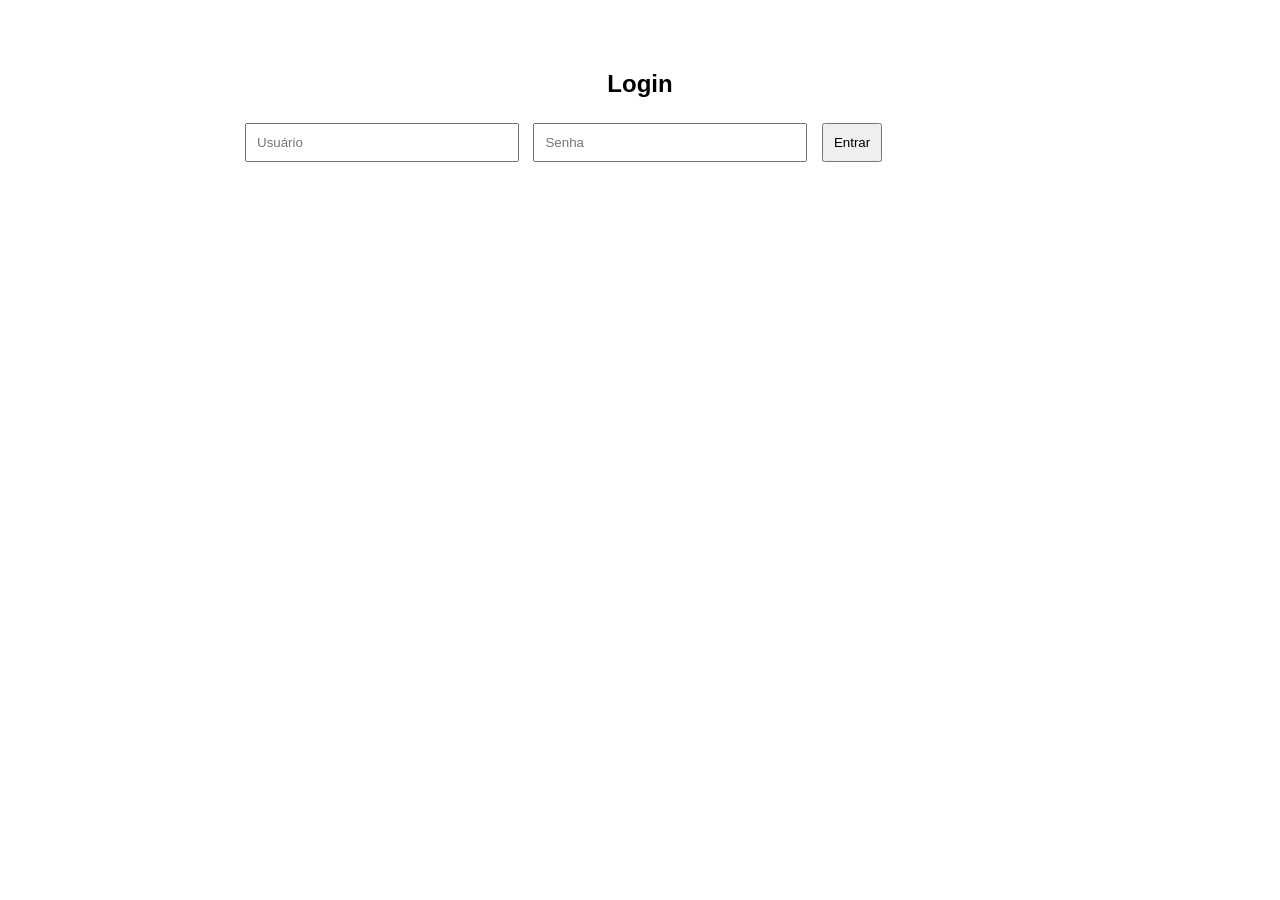
<file: CHAT GPT/index.html>
<!DOCTYPE html>
<html lang="pt-BR">
<head>
    <meta charset="UTF-8">
    <meta name="viewport" content="width=device-width, initial-scale=1.0">
    <title>Lista de Jogos Favoritos</title>
    <link rel="stylesheet" href="style.css">
</head>
<body>

    <div id="login-container">
        <h2>Login</h2>

        <input type="text" id="usuario" placeholder="Usuário">
        <input type="password" id="senha" placeholder="Senha">

        <button onclick="fazerLogin()">Entrar</button>

        <p id="erro-login"></p>
    </div>

    <div id="app-container" style="display:none;">
        <h1>Meus Jogos Favoritos</h1>

        <input type="text" id="novoJogo" placeholder="Digite um jogo">
        <button onclick="adicionarFim()">Adicionar no Final</button>
        <button onclick="adicionarInicio()">Adicionar no Início</button>

        <p id="erro-item"></p>

        <ul id="listaJogos"></ul>
    </div>

    <script src="script.js"></script>
</body>
</html>
</file>
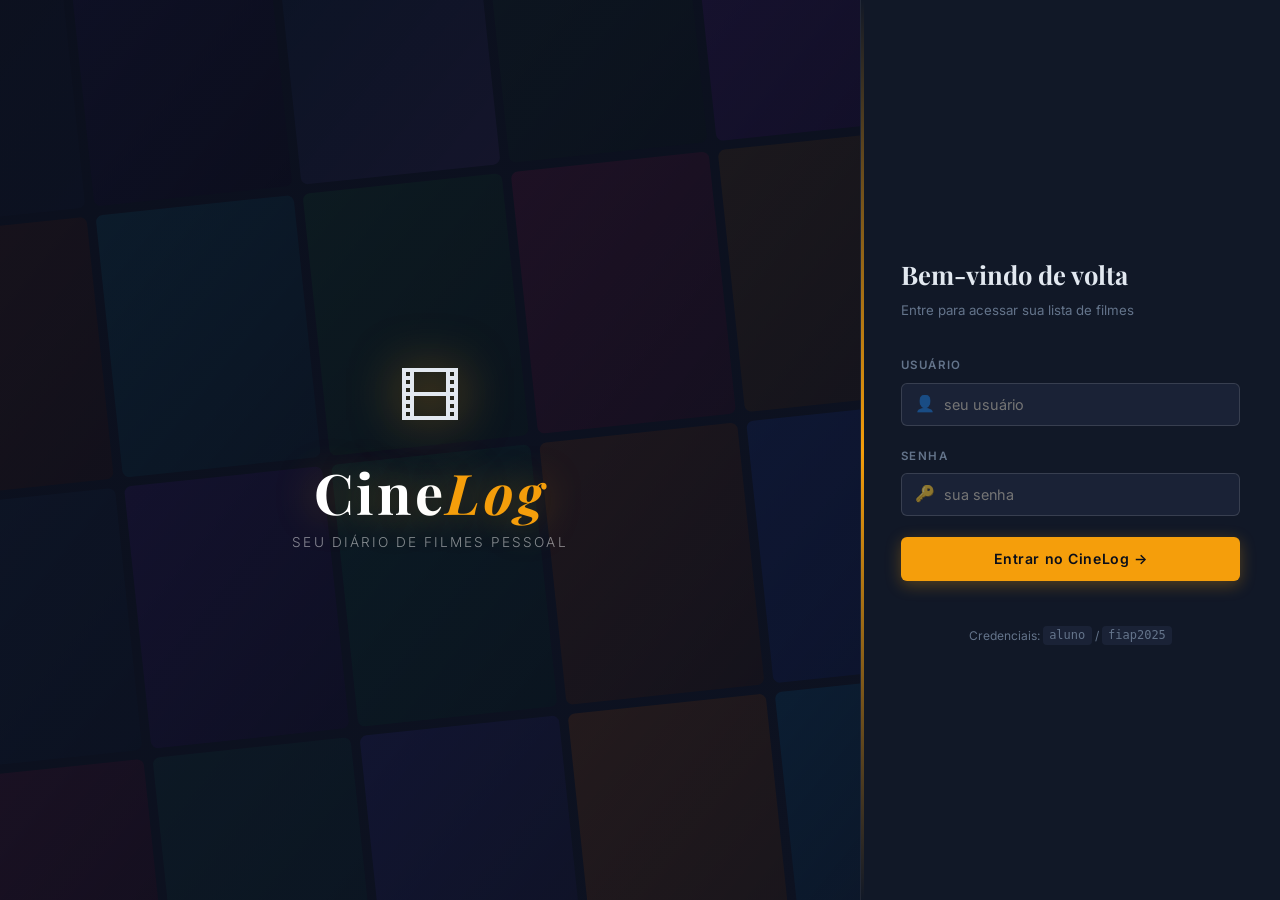
<file: CLAUDE/index.html>
<!DOCTYPE html>
<html lang="pt-BR">
<head>
<meta charset="UTF-8"/>
<meta name="viewport" content="width=device-width, initial-scale=1.0"/>
<title>CineLog</title>
<link rel="preconnect" href="https://fonts.googleapis.com"/>
<link rel="preconnect" href="https://fonts.gstatic.com" crossorigin/>
<link rel="stylesheet" href="style.css">
<link href="https://fonts.googleapis.com/css2?family=Playfair+Display:ital,wght@0,400;0,700;1,400&family=Inter:wght@300;400;500;600&display=swap" rel="stylesheet"/>
</head>
<body>

<!-- LOGIN PAGE -->
<div class="page active" id="page-login">
  <div class="login-visual">
    <div class="poster-grid" id="poster-grid"></div>
    <div class="login-brand">
      <span class="reel">🎞</span>
      <h1>Cine<em>Log</em></h1>
      <p>Seu diário de filmes pessoal</p>
    </div>
  </div>

  <div class="login-panel">
    <div class="login-panel-title">Bem-vindo de volta</div>
    <div class="login-panel-sub">Entre para acessar sua lista de filmes</div>
    <div class="msg" id="msg-login"></div>

    <div class="field">
      <label for="input-user">Usuário</label>
      <div class="input-wrap">
        <span class="input-icon">👤</span>
        <input type="text" id="input-user" placeholder="seu usuário" autocomplete="username"/>
      </div>
    </div>

    <div class="field">
      <label for="input-pass">Senha</label>
      <div class="input-wrap">
        <span class="input-icon">🔑</span>
        <input type="password" id="input-pass" placeholder="sua senha" autocomplete="current-password"/>
      </div>
    </div>

    <div class="field">
      <button class="btn btn-primary" id="btn-login">Entrar no CineLog →</button>
    </div>

    <div style="text-align:center; margin-top:1.5rem; font-size:0.75rem; color:var(--text-muted);">
      Credenciais: <code style="background:var(--surface2);padding:.15rem .4rem;border-radius:4px;">aluno</code>
      / <code style="background:var(--surface2);padding:.15rem .4rem;border-radius:4px;">fiap2025</code>
    </div>
  </div>
</div>

<!-- APP PAGE -->
<div class="page" id="page-app">
  <aside class="sidebar">
    <div class="sidebar-logo">
      <div class="wordmark">CineLog</div>
      <div class="tagline">📽 Diário de filmes</div>
    </div>
    <div class="sidebar-stats">
      <div class="stat-row">
        <span class="stat-label">🎬 Total de filmes</span>
        <span class="stat-value amber" id="stat-total">0</span>
      </div>
      <div class="stat-row"><span class="stat-label">⭐ Primeiro da lista</span></div>
      <div id="stat-first" style="font-size:0.8rem;color:var(--text-dim);margin-top:-0.4rem;overflow:hidden;text-overflow:ellipsis;white-space:nowrap;">—</div>
      <div class="stat-row" style="margin-top:0.2rem;"><span class="stat-label">🆕 Último adicionado</span></div>
      <div id="stat-last" style="font-size:0.8rem;color:var(--text-dim);margin-top:-0.4rem;overflow:hidden;text-overflow:ellipsis;white-space:nowrap;">—</div>
    </div>
    <div class="progress-wrap">
      <div class="progress-label">
        <span>Progresso</span>
        <span id="progress-pct">0%</span>
      </div>
      <div class="progress-bar-track">
        <div class="progress-bar-fill" id="progress-fill" style="width:0%"></div>
      </div>
    </div>
    <div class="sidebar-section">
      <div class="sidebar-section-title">Sugestões de gênero</div>
      <div class="genre-pills">
        <span class="genre-pill">Ação</span>
        <span class="genre-pill">Drama</span>
        <span class="genre-pill">Sci-Fi</span>
        <span class="genre-pill">Terror</span>
        <span class="genre-pill">Comédia</span>
        <span class="genre-pill">Thriller</span>
        <span class="genre-pill">Animação</span>
        <span class="genre-pill">Romance</span>
      </div>
    </div>
    <div class="sidebar-footer">
      <button class="btn btn-ghost" id="btn-logout" style="width:100%;justify-content:center;font-size:0.8rem;">← Sair da conta</button>
    </div>
  </aside>

  <div class="main">
    <header class="main-header">
      <div class="main-header-left">
        <div>
          <div class="header-eyebrow">CineLog</div>
          <div class="header-title">Minha lista de filmes</div>
        </div>
        <div class="header-divider"></div>
        <div style="font-size:0.78rem;color:var(--text-muted);">
          Logado como <strong style="color:var(--text-dim)">aluno</strong>
        </div>
      </div>
      <button class="btn btn-ghost" id="btn-logout-header" style="font-size:0.78rem;padding:.5rem .9rem;">Sair →</button>
    </header>

    <div class="main-body">
      <div class="add-card">
        <div class="add-card-title">🎞 Adicionar novo filme</div>
        <div class="add-input-row">
          <div class="add-input-wrap">
            <span class="add-icon">🎬</span>
            <input type="text" id="input-new-movie" placeholder="Ex: Clube da Luta (1999)…"/>
          </div>
          <div class="add-btns">
            <button class="btn btn-amber" id="btn-add-start">↑ Início</button>
            <button class="btn btn-success-sm" id="btn-add-end">↓ Final</button>
          </div>
        </div>
        <div class="msg" id="msg-add"></div>
      </div>

      <div class="list-header">
        <div class="list-title">Filmes assistidos</div>
        <div class="list-count-badge" id="list-count-badge">0 filmes</div>
      </div>

      <ul id="movie-list"></ul>

      <div class="empty-state" id="empty-state">
        <span class="empty-icon">🍿</span>
        <h3>Nenhum filme ainda</h3>
        <p>Adicione o primeiro título usando o campo acima.</p>
      </div>
    </div>
  </div>
</div>

<div class="toast-container" id="toast-container"></div>
<script src="script.js"></script>
</body>
</html>
</file>
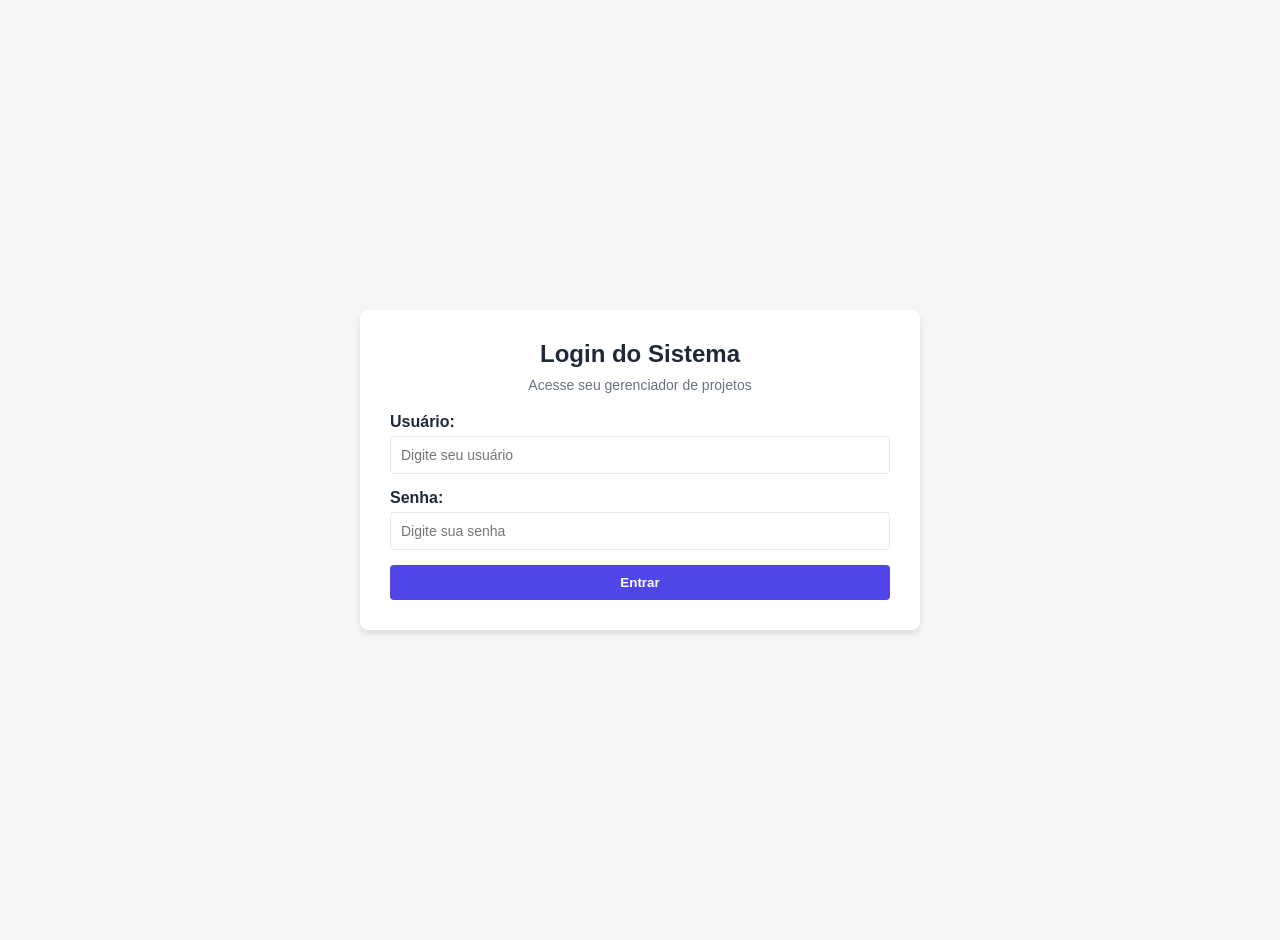
<file: GEMINI/index.html>
<!DOCTYPE html>
<html lang="pt-BR">
<head>
    <meta charset="UTF-8">
    <meta name="viewport" content="width=device-width, initial-scale=1.0">
    <title>Gerenciador de Ideias de Projetos</title>
    <link rel="stylesheet" href="style.css">
</head>
<body>

    <div id="tela-login" class="container">
        <h2>Login do Sistema</h2>
        <p class="subtitulo">Acesse seu gerenciador de projetos</p>
        
        <div id="erro-login" class="mensagem-erro oculto"></div>
        
        <form id="form-login" onsubmit="event.preventDefault(); executarLogin();">
            <div class="campo">
                <label for="usuario">Usuário:</label>
                <input type="text" id="usuario" placeholder="Digite seu usuário">
            </div>
            <div class="campo">
                <label for="senha">Senha:</label>
                <input type="password" id="senha" placeholder="Digite sua senha">
            </div>
            <button type="submit" class="btn-principal">Entrar</button>
        </form>
    </div>

    <div id="tela-sistema" class="container oculto">
        <div class="cabecalho-sistema">
            <h2>Suas Ideias de Projetos</h2>
            <button onclick="executarLogout()" class="btn-logout">Sair</button>
        </div>

        <div id="erro-crud" class="mensagem-erro oculto"></div>

        <div class="formulario-item">
            <input type="text" id="novo-item" placeholder="Digite o nome da nova ideia...">
            <div class="botoes-acoes">
                <button onclick="adicionarNoInicio()" class="btn-secundario">Adicionar no Início</button>
                <button onclick="adicionarNoFinal()" class="btn-principal">Adicionar no Final</button>
            </div>
        </div>

        <ul id="lista-itens">
            </ul>
    </div>

    <script src="script.js"></script>
</body>
</html>
</file>
<file: CHAT GPT/style.css>
body {
    font-family: Arial, sans-serif;
    max-width: 800px;
    margin: 30px auto;
    padding: 20px;
}

h1, h2 {
    text-align: center;
}

input {
    padding: 10px;
    margin: 5px;
    width: 250px;
}

button {
    padding: 10px;
    cursor: pointer;
    margin: 5px;
}

ul {
    list-style: none;
    padding: 0;
}

li {
    background: #f4f4f4;
    margin: 10px 0;
    padding: 10px;
    display: flex;
    justify-content: space-between;
}

.erro {
    color: red;
    font-weight: bold;
}
</file>
<file: CLAUDE/style.css>
:root {
  --bg: #080c18; --bg2: #0d1221;
  --surface: #111827; --surface2: #1a2236; --surface3: #212d45;
  --border: rgba(255,255,255,0.07); --border2: rgba(255,255,255,0.13);
  --amber: #f59e0b; --amber-dim: #92600a; --amber-glow: rgba(245,158,11,0.15);
  --violet: #8b5cf6;
  --red: #ef4444; --red-dim: rgba(239,68,68,0.15);
  --green: #10b981; --green-dim: rgba(16,185,129,0.15);
  --text: #e2e8f0; --text-muted: #64748b; --text-dim: #94a3b8;
  --r: 10px; --r-sm: 6px;
  --font-display: 'Playfair Display', Georgia, serif;
  --font-body: 'Inter', system-ui, sans-serif;
  --shadow: 0 4px 24px rgba(0,0,0,0.5);
}

*, *::before, *::after { box-sizing: border-box; margin: 0; padding: 0; }
html { scroll-behavior: smooth; }
body { background: var(--bg); color: var(--text); font-family: var(--font-body); font-size: 14px; line-height: 1.6; min-height: 100vh; overflow-x: hidden; }

::-webkit-scrollbar { width: 6px; }
::-webkit-scrollbar-track { background: var(--bg2); }
::-webkit-scrollbar-thumb { background: var(--surface3); border-radius: 99px; }
::-webkit-scrollbar-thumb:hover { background: var(--amber-dim); }

.page { display: none; min-height: 100vh; }
.page.active { display: flex; }

/* LOGIN */
#page-login { align-items: stretch; min-height: 100vh; }

.login-visual { flex: 1; background: var(--bg2); position: relative; overflow: hidden; display: flex; align-items: center; justify-content: center; }

.poster-grid { position: absolute; inset: -20px; display: grid; grid-template-columns: repeat(5, 1fr); grid-template-rows: repeat(4, 1fr); gap: 8px; transform: rotate(-6deg) scale(1.15); opacity: 0.18; }
.poster-cell { border-radius: 6px; animation: shimmer 4s ease-in-out infinite; }
@keyframes shimmer { 0%, 100% { opacity: 0.6; } 50% { opacity: 1; } }
.poster-cell:nth-child(1)  { background: linear-gradient(135deg,#1a1a2e,#16213e); animation-delay:0s; }
.poster-cell:nth-child(2)  { background: linear-gradient(135deg,#2d1b69,#11001c); animation-delay:.3s; }
.poster-cell:nth-child(3)  { background: linear-gradient(135deg,#0f3460,#533483); animation-delay:.6s; }
.poster-cell:nth-child(4)  { background: linear-gradient(135deg,#1b4332,#081c15); animation-delay:.9s; }
.poster-cell:nth-child(5)  { background: linear-gradient(135deg,#6b21a8,#3b0764); animation-delay:1.2s; }
.poster-cell:nth-child(6)  { background: linear-gradient(135deg,#7c2d12,#431407); animation-delay:1.5s; }
.poster-cell:nth-child(7)  { background: linear-gradient(135deg,#0e7490,#083344); animation-delay:1.8s; }
.poster-cell:nth-child(8)  { background: linear-gradient(135deg,#166534,#052e16); animation-delay:2.1s; }
.poster-cell:nth-child(9)  { background: linear-gradient(135deg,#9d174d,#500724); animation-delay:2.4s; }
.poster-cell:nth-child(10) { background: linear-gradient(135deg,#854d0e,#422006); animation-delay:2.7s; }
.poster-cell:nth-child(11) { background: linear-gradient(135deg,#1e3a5f,#0c1d35); animation-delay:.4s; }
.poster-cell:nth-child(12) { background: linear-gradient(135deg,#4c1d95,#1e0a45); animation-delay:.7s; }
.poster-cell:nth-child(13) { background: linear-gradient(135deg,#065f46,#022c22); animation-delay:1.0s; }
.poster-cell:nth-child(14) { background: linear-gradient(135deg,#92400e,#451a03); animation-delay:1.3s; }
.poster-cell:nth-child(15) { background: linear-gradient(135deg,#1e40af,#0c1d6e); animation-delay:1.6s; }
.poster-cell:nth-child(16) { background: linear-gradient(135deg,#831843,#3d0119); animation-delay:1.9s; }
.poster-cell:nth-child(17) { background: linear-gradient(135deg,#134e4a,#042f2e); animation-delay:2.2s; }
.poster-cell:nth-child(18) { background: linear-gradient(135deg,#3730a3,#1e1b4b); animation-delay:2.5s; }
.poster-cell:nth-child(19) { background: linear-gradient(135deg,#b45309,#5c2a01); animation-delay:2.8s; }
.poster-cell:nth-child(20) { background: linear-gradient(135deg,#0369a1,#0c1b35); animation-delay:.2s; }

.login-visual::after { content: ''; position: absolute; inset: 0; background: linear-gradient(135deg, rgba(8,12,24,0.4) 0%, rgba(13,18,33,0.2) 100%); pointer-events: none; }

.login-brand { position: relative; z-index: 1; text-align: center; padding: 2rem; }
.login-brand .reel { font-size: 4rem; display: block; margin-bottom: 1rem; filter: drop-shadow(0 0 24px rgba(245,158,11,0.6)); animation: float 3s ease-in-out infinite; }
@keyframes float { 0%, 100% { transform: translateY(0); } 50% { transform: translateY(-8px); } }
.login-brand h1 { font-family: var(--font-display); font-size: 3.5rem; font-weight: 700; color: #fff; letter-spacing: 0.06em; line-height: 1; text-shadow: 0 0 40px rgba(245,158,11,0.4); }
.login-brand h1 em { font-style: italic; color: var(--amber); }
.login-brand p { margin-top: 0.75rem; color: rgba(255,255,255,0.5); font-size: 0.85rem; letter-spacing: 0.15em; text-transform: uppercase; font-weight: 300; }

.login-panel { width: 420px; flex-shrink: 0; background: var(--surface); display: flex; flex-direction: column; justify-content: center; padding: 3rem 2.5rem; border-left: 1px solid var(--border); position: relative; }
.login-panel::before { content: ''; position: absolute; top: 0; left: 0; width: 3px; height: 100%; background: linear-gradient(180deg, transparent, var(--amber), transparent); }
.login-panel-title { font-family: var(--font-display); font-size: 1.6rem; font-weight: 700; margin-bottom: 0.3rem; }
.login-panel-sub { color: var(--text-muted); font-size: 0.83rem; margin-bottom: 2.2rem; }

.field { margin-bottom: 1.3rem; }
.field label { display: block; font-size: 0.72rem; font-weight: 600; letter-spacing: 0.12em; text-transform: uppercase; color: var(--text-muted); margin-bottom: 0.5rem; }
.input-wrap { position: relative; }
.input-wrap .input-icon { position: absolute; left: 0.85rem; top: 50%; transform: translateY(-50%); font-size: 1rem; pointer-events: none; opacity: 0.5; }
.field input { width: 100%; background: var(--surface2); border: 1px solid var(--border2); border-radius: var(--r-sm); color: var(--text); font-family: var(--font-body); font-size: 0.9rem; padding: 0.75rem 0.85rem 0.75rem 2.6rem; outline: none; transition: border-color 0.2s, background 0.2s, box-shadow 0.2s; }
.field input:focus { border-color: var(--amber); background: var(--surface3); box-shadow: 0 0 0 3px var(--amber-glow); }

.msg { font-size: 0.8rem; border-radius: var(--r-sm); padding: 0.65rem 1rem; margin-bottom: 1.2rem; display: none; align-items: center; gap: 0.5rem; }
.msg.show { display: flex; }
.msg.error  { background: var(--red-dim); border: 1px solid rgba(239,68,68,0.3); color: #fca5a5; }
.msg.success { background: var(--green-dim); border: 1px solid rgba(16,185,129,0.3); color: #6ee7b7; }

.btn { cursor: pointer; border: none; border-radius: var(--r-sm); font-family: var(--font-body); font-size: 0.82rem; font-weight: 600; letter-spacing: 0.04em; padding: 0.7rem 1.1rem; display: inline-flex; align-items: center; gap: 0.4rem; transition: all 0.18s; white-space: nowrap; }
.btn:active { transform: scale(0.97); }
.btn-primary { background: var(--amber); color: #0a0e1a; width: 100%; justify-content: center; font-size: 0.88rem; padding: 0.85rem; box-shadow: 0 4px 16px rgba(245,158,11,0.3); }
.btn-primary:hover { background: #fbbf24; box-shadow: 0 6px 24px rgba(245,158,11,0.45); transform: translateY(-1px); }
.btn-ghost { background: transparent; border: 1px solid var(--border2); color: var(--text-dim); }
.btn-ghost:hover { border-color: rgba(255,255,255,0.25); color: var(--text); background: var(--surface2); }
.btn-danger { background: rgba(239,68,68,0.15); border: 1px solid rgba(239,68,68,0.25); color: #fca5a5; }
.btn-danger:hover { background: rgba(239,68,68,0.25); border-color: rgba(239,68,68,0.5); color: #fff; }
.btn-success-sm { background: var(--green-dim); border: 1px solid rgba(16,185,129,0.3); color: #6ee7b7; }
.btn-success-sm:hover { background: rgba(16,185,129,0.25); color: #fff; }
.btn-amber { background: var(--amber-glow); border: 1px solid rgba(245,158,11,0.3); color: var(--amber); }
.btn-amber:hover { background: rgba(245,158,11,0.25); color: #fff; }

/* APP */
#page-app { flex-direction: row; align-items: stretch; min-height: 100vh; }

.sidebar { width: 260px; flex-shrink: 0; background: var(--surface); border-right: 1px solid var(--border); display: flex; flex-direction: column; position: sticky; top: 0; height: 100vh; overflow-y: auto; }
.sidebar-logo { padding: 1.5rem 1.5rem 1rem; border-bottom: 1px solid var(--border); }
.sidebar-logo .wordmark { font-family: var(--font-display); font-size: 1.5rem; font-weight: 700; color: var(--amber); letter-spacing: 0.06em; }
.sidebar-logo .tagline { font-size: 0.7rem; color: var(--text-muted); letter-spacing: 0.12em; text-transform: uppercase; margin-top: 0.1rem; }
.sidebar-stats { padding: 1.2rem 1.5rem; border-bottom: 1px solid var(--border); display: flex; flex-direction: column; gap: 0.8rem; }
.stat-row { display: flex; align-items: center; justify-content: space-between; }
.stat-label { font-size: 0.72rem; color: var(--text-muted); letter-spacing: 0.08em; text-transform: uppercase; }
.stat-value { font-family: var(--font-display); font-size: 1.3rem; color: var(--text); font-weight: 700; }
.stat-value.amber { color: var(--amber); }
.progress-wrap { padding: 1rem 1.5rem 0.5rem; border-bottom: 1px solid var(--border); }
.progress-label { display: flex; justify-content: space-between; font-size: 0.7rem; color: var(--text-muted); text-transform: uppercase; letter-spacing: 0.1em; margin-bottom: 0.5rem; }
.progress-bar-track { height: 4px; background: var(--surface3); border-radius: 99px; overflow: hidden; }
.progress-bar-fill { height: 100%; background: linear-gradient(90deg, var(--amber), var(--violet)); border-radius: 99px; transition: width 0.4s ease; min-width: 4px; }
.sidebar-section { padding: 1rem 1.5rem; }
.sidebar-section-title { font-size: 0.68rem; color: var(--text-muted); letter-spacing: 0.12em; text-transform: uppercase; margin-bottom: 0.75rem; font-weight: 600; }
.genre-pills { display: flex; flex-wrap: wrap; gap: 0.4rem; }
.genre-pill { font-size: 0.7rem; padding: 0.25rem 0.65rem; border-radius: 99px; border: 1px solid var(--border2); color: var(--text-muted); cursor: default; transition: all 0.15s; }
.genre-pill:hover { border-color: var(--amber); color: var(--amber); }
.sidebar-footer { margin-top: auto; padding: 1rem 1.5rem; border-top: 1px solid var(--border); }

.main { flex: 1; display: flex; flex-direction: column; min-width: 0; background: var(--bg2); }
.main-header { background: var(--surface); border-bottom: 1px solid var(--border); padding: 1rem 2rem; display: flex; align-items: center; justify-content: space-between; gap: 1rem; position: sticky; top: 0; z-index: 10; }
.main-header-left { display: flex; align-items: center; gap: 1rem; }
.header-eyebrow { font-size: 0.7rem; letter-spacing: 0.15em; text-transform: uppercase; color: var(--text-muted); }
.header-title { font-family: var(--font-display); font-size: 1.15rem; color: var(--text); }
.header-divider { width: 1px; height: 24px; background: var(--border2); }
.main-body { flex: 1; padding: 2rem; max-width: 860px; width: 100%; }

.add-card { background: var(--surface); border: 1px solid var(--border); border-radius: var(--r); padding: 1.4rem 1.6rem; margin-bottom: 2rem; position: relative; overflow: hidden; }
.add-card::before { content: ''; position: absolute; top: 0; left: 0; right: 0; height: 2px; background: linear-gradient(90deg, var(--amber), var(--violet), transparent); }
.add-card-title { font-size: 0.72rem; font-weight: 600; letter-spacing: 0.12em; text-transform: uppercase; color: var(--text-muted); margin-bottom: 1rem; }
.add-input-row { display: flex; gap: 0.7rem; align-items: center; }
.add-input-wrap { flex: 1; position: relative; }
.add-input-wrap .add-icon { position: absolute; left: 0.9rem; top: 50%; transform: translateY(-50%); font-size: 1rem; opacity: 0.4; }
.add-input-wrap input { width: 100%; background: var(--surface2); border: 1px solid var(--border2); border-radius: var(--r-sm); color: var(--text); font-family: var(--font-body); font-size: 0.9rem; padding: 0.75rem 0.9rem 0.75rem 2.5rem; outline: none; transition: border-color 0.2s, box-shadow 0.2s, background 0.2s; }
.add-input-wrap input:focus { border-color: var(--amber); background: var(--surface3); box-shadow: 0 0 0 3px var(--amber-glow); }
.add-btns { display: flex; gap: 0.5rem; flex-shrink: 0; }
#msg-add { margin-top: 0.8rem; margin-bottom: 0; }

.list-header { display: flex; align-items: center; justify-content: space-between; margin-bottom: 1rem; }
.list-title { font-family: var(--font-display); font-size: 1.1rem; font-weight: 700; }
.list-count-badge { background: var(--amber-glow); border: 1px solid rgba(245,158,11,0.25); color: var(--amber); font-size: 0.72rem; font-weight: 700; letter-spacing: 0.08em; padding: 0.2rem 0.75rem; border-radius: 99px; }

#movie-list { list-style: none; display: flex; flex-direction: column; gap: 0.6rem; }
.movie-card { background: var(--surface); border: 1px solid var(--border); border-radius: var(--r); display: flex; align-items: center; overflow: hidden; transition: border-color 0.2s, transform 0.15s, box-shadow 0.2s; animation: slideIn 0.25s ease both; }
@keyframes slideIn { from { opacity: 0; transform: translateY(8px); } to { opacity: 1; transform: translateY(0); } }
.movie-card:hover { border-color: var(--border2); transform: translateY(-1px); box-shadow: 0 4px 20px rgba(0,0,0,0.4); }
.card-stripe { width: 4px; align-self: stretch; flex-shrink: 0; }
.card-rank { width: 3rem; text-align: center; flex-shrink: 0; font-family: var(--font-display); font-size: 1.05rem; font-weight: 700; color: var(--text-muted); padding: 1rem 0; user-select: none; }
.card-info { flex: 1; padding: 0.9rem 0.5rem 0.9rem 0; min-width: 0; }
.card-title { font-size: 0.95rem; font-weight: 500; white-space: nowrap; overflow: hidden; text-overflow: ellipsis; transition: color 0.15s; }
.movie-card:hover .card-title { color: #fff; }
.card-meta { font-size: 0.7rem; color: var(--text-muted); margin-top: 0.15rem; display: flex; align-items: center; gap: 0.4rem; }
.card-meta .dot { width: 3px; height: 3px; border-radius: 50%; background: var(--text-muted); display: inline-block; }
.card-edit-wrap { display: none; flex: 1; padding: 0.7rem 0.5rem 0.7rem 0; align-items: center; gap: 0.5rem; }
.card-edit-wrap input { flex: 1; background: var(--surface2); border: 1px solid var(--amber); border-radius: var(--r-sm); color: var(--text); font-family: var(--font-body); font-size: 0.9rem; padding: 0.55rem 0.8rem; outline: none; box-shadow: 0 0 0 3px var(--amber-glow); }
.movie-card.editing .card-info { display: none; }
.movie-card.editing .card-edit-wrap { display: flex; }
.movie-card.editing .card-actions .normal-btns { display: none; }
.movie-card.editing .card-actions .edit-btns { display: flex; }
.card-actions { padding: 0 1rem 0 0.5rem; flex-shrink: 0; display: flex; align-items: center; }
.normal-btns, .edit-btns { display: flex; gap: 0.4rem; align-items: center; }
.edit-btns { display: none; }
.icon-btn { width: 30px; height: 30px; border-radius: var(--r-sm); border: 1px solid var(--border2); background: transparent; color: var(--text-muted); cursor: pointer; display: flex; align-items: center; justify-content: center; font-size: 0.85rem; transition: all 0.15s; }
.icon-btn:hover { background: var(--surface2); color: var(--text); border-color: rgba(255,255,255,0.2); }
.icon-btn.edit:hover { border-color: var(--amber); color: var(--amber); background: var(--amber-glow); }
.icon-btn.del:hover { border-color: rgba(239,68,68,0.5); color: #fca5a5; background: var(--red-dim); }

.empty-state { text-align: center; padding: 4rem 1rem; display: none; }
.empty-icon { font-size: 3.5rem; display: block; margin-bottom: 1rem; opacity: 0.5; }
.empty-state h3 { font-family: var(--font-display); font-size: 1.2rem; color: var(--text-dim); margin-bottom: 0.4rem; }
.empty-state p { color: var(--text-muted); font-size: 0.83rem; }

.toast-container { position: fixed; bottom: 1.5rem; right: 1.5rem; z-index: 9999; display: flex; flex-direction: column; gap: 0.5rem; pointer-events: none; }
.toast { background: var(--surface2); border: 1px solid var(--border2); border-radius: var(--r); padding: 0.75rem 1.1rem; font-size: 0.82rem; display: flex; align-items: center; gap: 0.55rem; box-shadow: var(--shadow); animation: toastIn 0.25s ease both; min-width: 220px; }
@keyframes toastIn { from { opacity: 0; transform: translateX(16px); } to { opacity: 1; transform: translateX(0); } }
@keyframes toastOut { to { opacity: 0; transform: translateX(16px); } }
.toast.out { animation: toastOut 0.2s ease both; }
.toast.success { border-color: rgba(16,185,129,0.3); }
.toast.error { border-color: rgba(239,68,68,0.3); }
.toast-icon { font-size: 1rem; }

@media (max-width: 900px) {
  .login-visual { display: none; }
  .login-panel { width: 100%; padding: 2.5rem 1.5rem; }
  .sidebar { display: none; }
  .main-body { padding: 1.2rem; }
}
@media (max-width: 600px) {
  .add-btns { flex-direction: column; }
  .add-input-row { flex-wrap: wrap; }
}
</file>
<file: GEMINI/style.css>
/* Configurações Gerais e Cores */
:root {
    --cor-fundo: #f4f7f6;
    --cor-card: #ffffff;
    --cor-primaria: #4f46e5;
    --cor-primaria-hover: #4338ca;
    --cor-secundaria: #10b981;
    --cor-secundaria-hover: #059669;
    --cor-perigo: #ef4444;
    --cor-perigo-hover: #dc2626;
    --cor-texto: #1f2937;
    --cor-borda: #e5e7eb;
}

body {
    font-family: Arial, sans-serif;
    background-color: var(--cor-fundo);
    color: var(--cor-texto);
    margin: 0;
    padding: 20px;
    display: flex;
    justify-content: center;
    align-items: center;
    min-height: 100vh;
}

.container {
    background-color: var(--cor-card);
    padding: 30px;
    border-radius: 8px;
    box-shadow: 0 4px 6px rgba(0, 0, 0, 0.1);
    width: 100%;
    max-width: 500px;
}

h2 {
    margin-top: 0;
    text-align: center;
}

.subtitulo {
    text-align: center;
    color: #6b7280;
    font-size: 14px;
    margin-top: -10px;
    margin-bottom: 20px;
}

/* Classes de Utilidade */
.oculto {
    display: none !important;
}

.mensagem-erro {
    background-color: #fee2e2;
    color: var(--cor-perigo);
    border: 1px solid #fca5a5;
    padding: 10px;
    border-radius: 4px;
    margin-bottom: 15px;
    font-size: 14px;
    text-align: center;
}

/* Formulários e Inputs */
.campo {
    margin-bottom: 15px;
}

.campo label {
    display: block;
    margin-bottom: 5px;
    font-weight: bold;
}

input[type="text"], input[type="password"] {
    width: 100%;
    padding: 10px;
    border: 1px solid var(--cor-borda);
    border-radius: 4px;
    box-sizing: border-box;
    font-size: 14px;
}

/* Botões */
button {
    cursor: pointer;
    padding: 10px 15px;
    border: none;
    border-radius: 4px;
    font-weight: bold;
    transition: background-color 0.2s;
}

.btn-principal {
    background-color: var(--cor-primaria);
    color: white;
    width: 100%;
}

.btn-principal:hover { background-color: var(--cor-primaria-hover); }

.btn-secundario {
    background-color: var(--cor-secundaria);
    color: white;
}

.btn-secundario:hover { background-color: var(--cor-secundaria-hover); }

.btn-logout {
    background-color: #6b7280;
    color: white;
    padding: 5px 10px;
    font-size: 12px;
}

.btn-logout:hover { background-color: #4b5563; }

/* Estilização do Sistema e Lista */
.cabecalho-sistema {
    display: flex;
    justify-content: space-between;
    align-items: center;
    border-bottom: 2px solid var(--cor-borda);
    padding-bottom: 10px;
    margin-bottom: 20px;
}

.cabecalho-sistema h2 { margin: 0; }

.formulario-item {
    display: flex;
    flex-direction: column;
    gap: 10px;
    margin-bottom: 20px;
}

.botoes-acoes {
    display: flex;
    gap: 10px;
}

.botoes-acoes button {
    flex: 1;
}

ul {
    list-style: none;
    padding: 0;
    margin: 0;
}

li {
    background-color: #f9fafb;
    border: 1px solid var(--cor-borda);
    padding: 12px;
    border-radius: 4px;
    margin-bottom: 8px;
    display: flex;
    justify-content: space-between;
    align-items: center;
    word-break: break-all;
}

.acoes-item button {
    padding: 5px 8px;
    font-size: 12px;
    margin-left: 5px;
}

.btn-editar { background-color: #f59e0b; color: white; }
.btn-editar:hover { background-color: #d97706; }

.btn-deletar { background-color: var(--cor-perigo); color: white; }
.btn-deletar:hover { background-color: var(--cor-perigo-hover); }
</file>
